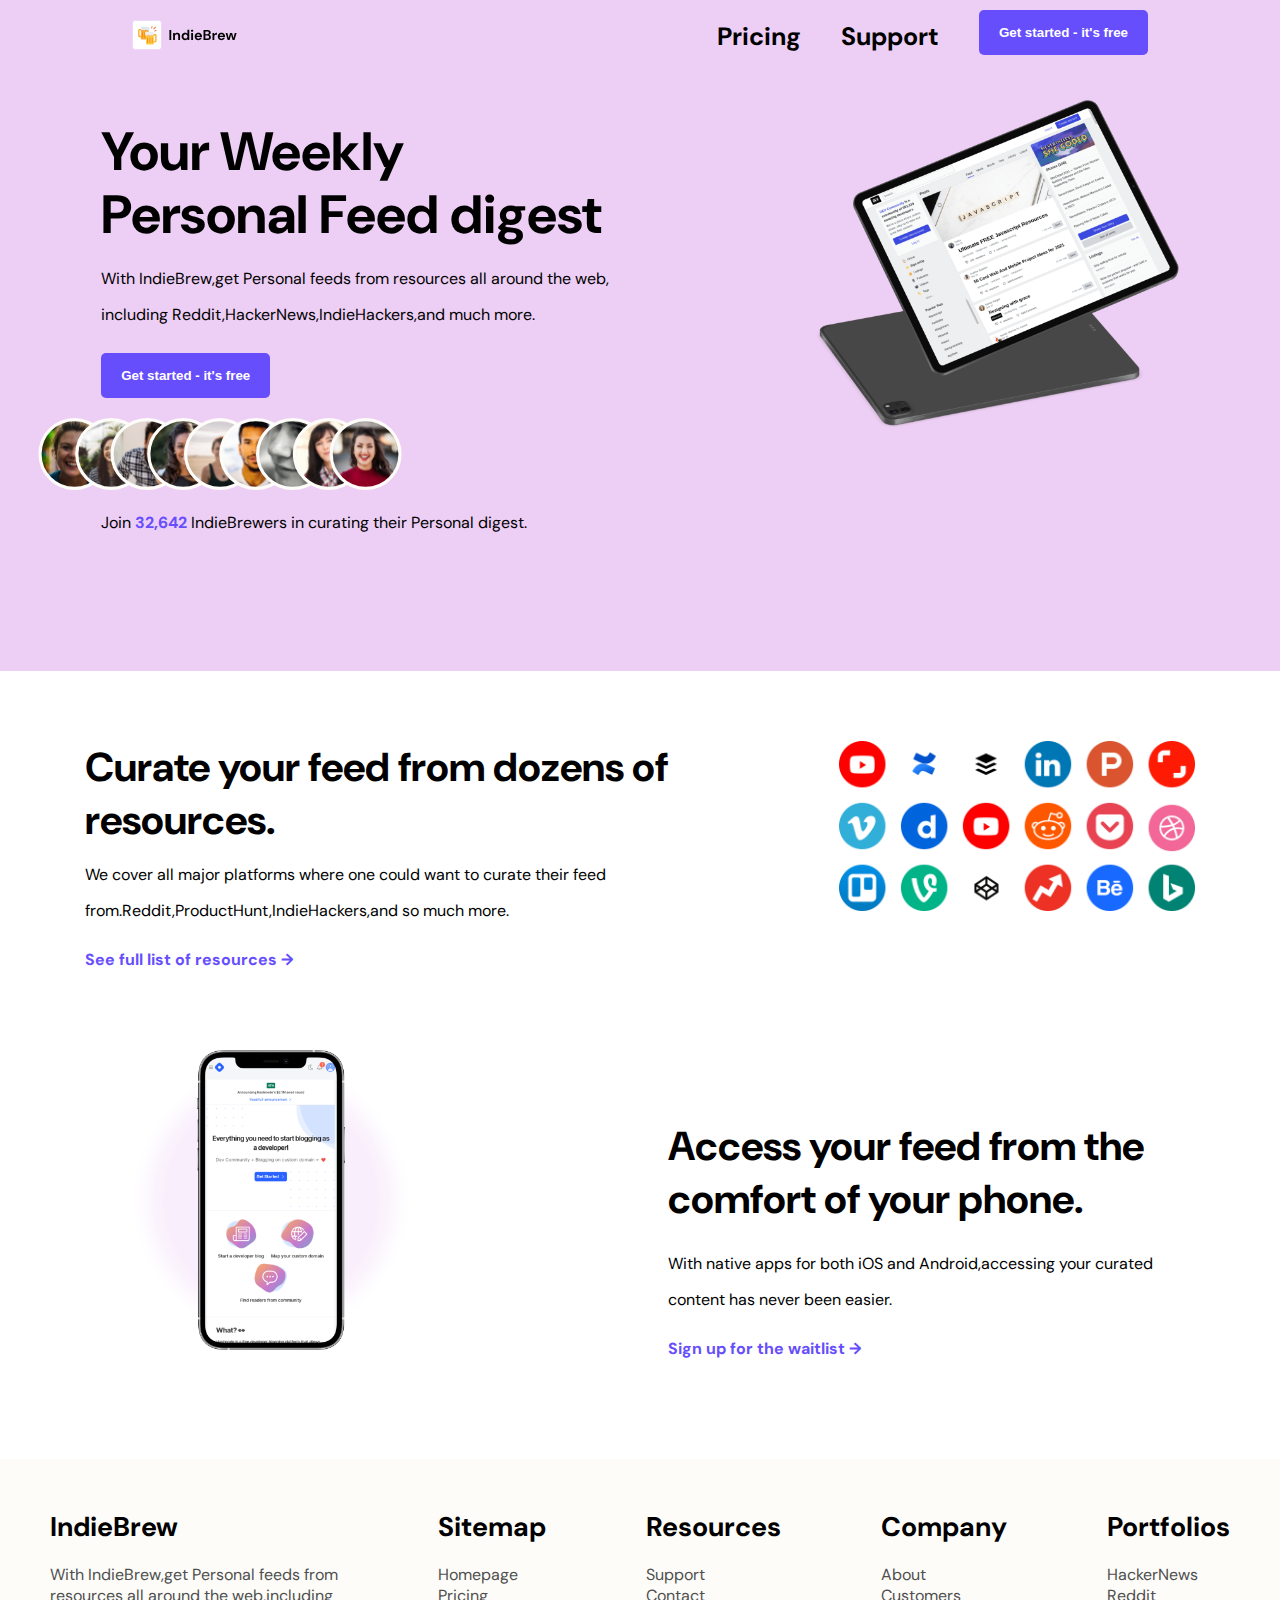
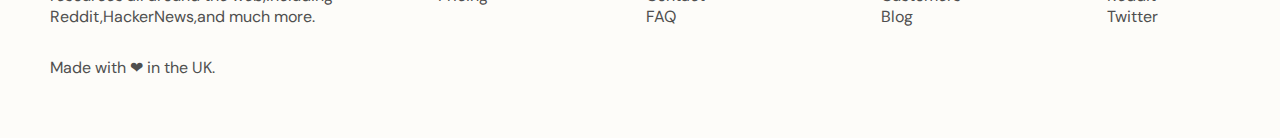
<file: index.html>
<html lang="en">
<head>
    <meta charset="UTF-8">
    <meta http-equiv="X-UA-Compatible" content="IE=edge">
    <meta name="viewport" content="width=device-width, initial-scale=1.0">
    <title>Indie Brew</title>
    <link rel="stylesheet" href="./styles.css">
</head>
<body>
    <section class="one">
        <nav>
            <section class="nav1">
                <img src="./IndieBrew Starter Files/Assets/Logo.svg" height="30px" alt="">
            </section>
            <section class="sec">
                <h5>Pricing</h5>
                <h5>Support</h5>
                <a href="./sign-up.html">
                    <button>Get started - it's free</button>
                </a>
            </section>
        </nav>
        <section class="sec1">
            <section class="sec3">
                <h1>Your Weekly <br>Personal Feed digest</h1>
                <p>With IndieBrew,get Personal feeds from resources all around the web,</p>
                <p>including Reddit,HackerNews,IndieHackers,and much more.</p>
                <section class="sec2">
                    <a href="./sign-up.html">
                        <button>Get started - it's free</button>
                    </a>
                    <img class="avatar" src="./IndieBrew Starter Files/Assets/User Avatars.svg" alt="">
                </section>
                <p>Join  <span>32,642</span>  IndieBrewers in curating their Personal digest.</p>
            </section>
            <section>
                <img class="mockup" src="./IndieBrew Starter Files/Assets/Feed Mockup.png" height="330vh" alt="">
            </section>
        </section>
    </section>

    <section class="two">
        <section>
            <h2>Curate your feed from dozens of <br>resources. </h2>
            <p>We cover all major platforms where one could want to curate their feed <br>from.Reddit,ProductHunt,IndieHackers,and so much more.</p>
            <span>See full list of resources &rightarrow;</span>
        </section>
        <section>
            <img class="icon" src="./IndieBrew Starter Files/Assets/Social Media Icons.png" height="170vh" alt="">
        </section>
    </section>
    <section class="three">
        <section>
            <img src="./IndieBrew Starter Files/Assets/Phone Mockup.png" height="300vh" alt="">
        </section>
        <section class="feed">
            <h2>Access your feed from the <br>comfort of your phone.</h2>
            <p>With native apps for both iOS and Android,accessing your curated <br>content has never been easier. </p>
            <span>Sign up for the waitlist &rightarrow;</span>
        </section>
    </section>
    <section class="four">
        <section>
            <h4>IndieBrew</h4>
            <p>With IndieBrew,get Personal feeds from <br>resources all around the web,including<br>Reddit,HackerNews,and much more.</p>
            <p class="p1">Made with &#10084; in the UK.</p>
        </section>
        <section>
            <h4>Sitemap</h4>
            <p>Homepage</p>
            <p>Pricing</p>
        </section>
        <section>
            <h4>Resources</h4>
            <p>Support</p>
            <p>Contact</p>
            <p>FAQ</p>
        </section>
        <section>
            <h4>Company</h4>
            <p>About</p>
            <p>Customers</p>
            <p>Blog</p>
        </section>
        <section>
            <h4>Portfolios</h4>
            <p>HackerNews</p>
            <p>Reddit</p>
            <p>Twitter</p>
        </section>
    </section>
</body>
</html>
</file>
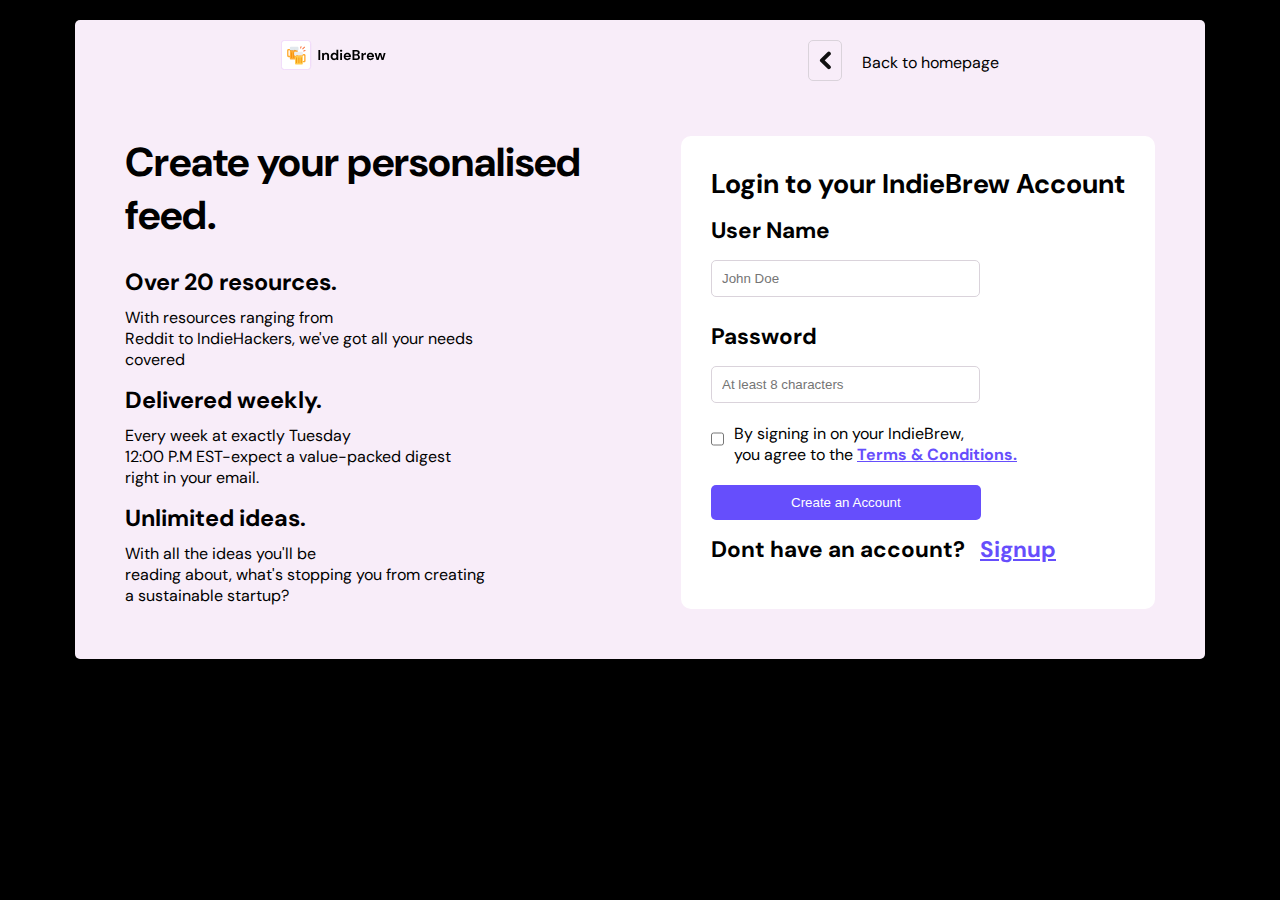
<file: sign-in.html>
<!DOCTYPE html>
<html lang="en">
<head>
    <meta charset="UTF-8">
    <meta http-equiv="X-UA-Compatible" content="IE=edge">
    <meta name="viewport" content="width=device-width, initial-scale=1.0">
    <title>Sign-in</title>
    <link rel="stylesheet" href="./sign-in.css">
</head>
<body>
    <section class="sec">
        <section class="sec1">
            <img class="indie" src="./IndieBrew Starter Files/Assets/Logo.svg" height="30px" alt="">
            <section class="arrow">
                <a href="./index.html">
                    <img src="./IndieBrew Starter Files/Assets/Back Arrow.svg" alt="">
                </a>
                <p>Back to homepage</p>
            </section>
        </section>
        <section class="sec2">
            <section class="create">
                <h2>Create your personalised <br> feed.</h2>
                <p><h6>Over 20 resources.</h6> With resources ranging from <br>Reddit to IndieHackers, we've got all your needs<br>covered</p>
                <p><h6>Delivered weekly.</h6>Every week at exactly Tuesday<br>12:00 P.M EST-expect a value-packed digest<br> right in your email.</p>
                <p><h6>Unlimited ideas.</h6>With all the ideas you'll be <br> reading about, what's stopping you from creating <br> a sustainable startup? </p>
            </section>
            <form>
                <h5>Login to your IndieBrew Account</h5>
                <h6>User Name</h6>
                <input type="name" placeholder="John Doe">
                <h6>Password</h6>
                <input type="password" placeholder="At least 8 characters">
                <section class="check">
                    <input type="checkbox"> 
                    <p>By signing in on your IndieBrew,<br>you agree to the <span>Terms & Conditions.</span></p>
                </section>
                <button>Create an Account</button>
                <h6>Dont have an account? <a href="./sign-up.html">Signup</a></h6>
            </form>
        </section>
    </section>
    
</body>
</html>
</file>
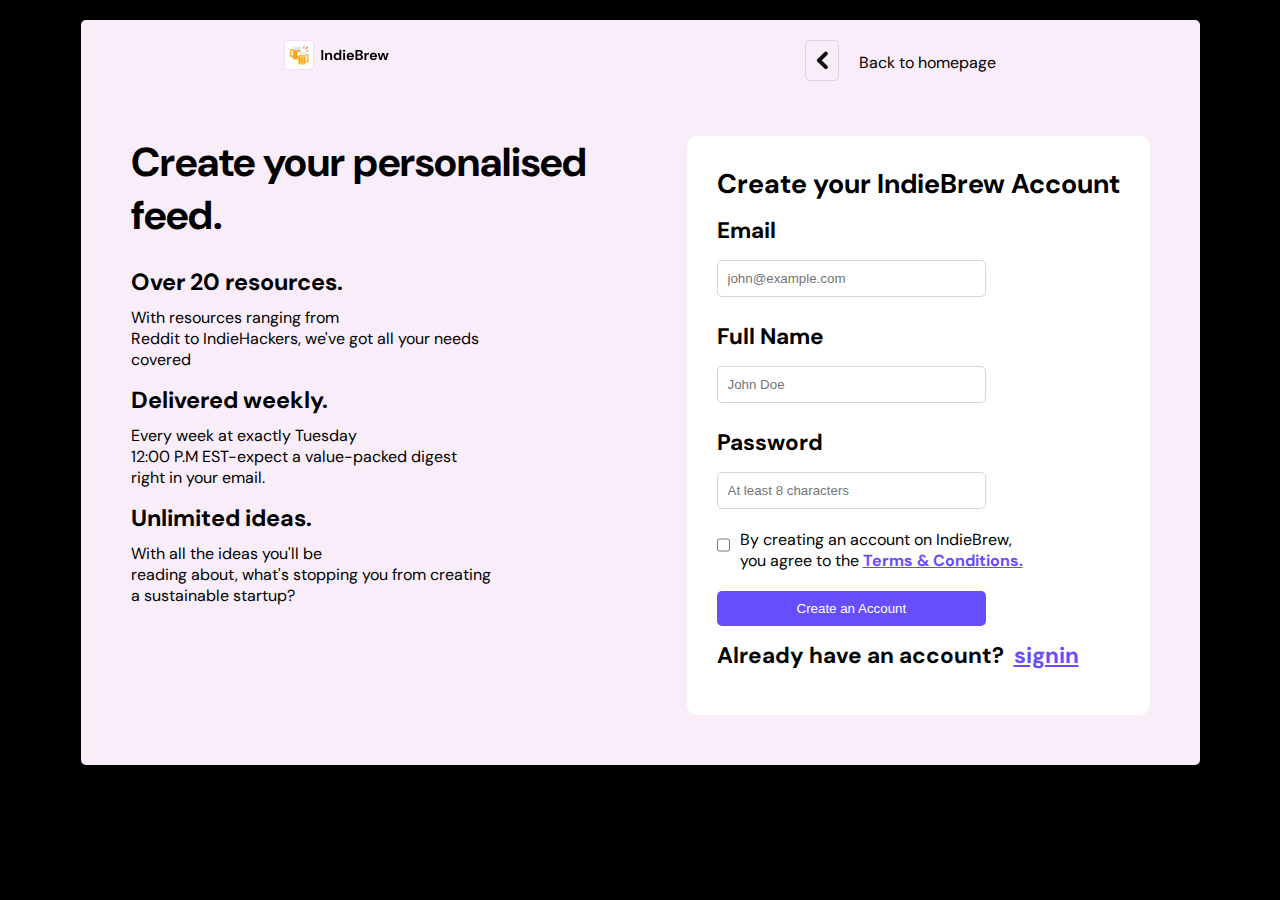
<file: sign-up.html>
<!DOCTYPE html>
<html lang="en">
<head>
    <meta charset="UTF-8">
    <meta http-equiv="X-UA-Compatible" content="IE=edge">
    <meta name="viewport" content="width=device-width, initial-scale=1.0">
    <title>Sign-up</title>
    <link rel="stylesheet" href="./sign-up.css">
</head>
<body>
    <section class="sec">
        <section class="sec1">
            <img class="indie" src="./IndieBrew Starter Files/Assets/Logo.svg" height="30px" alt="">
            <section class="arrow">
                <a href="./index.html">
                    <img src="./IndieBrew Starter Files/Assets/Back Arrow.svg" alt="">
                </a>
                <p>Back to homepage</p>
            </section>
        </section>
        <section class="sec2">
            <section class="create">
                <h2>Create your personalised <br> feed.</h2>
                <p><h6>Over 20 resources.</h6> With resources ranging from <br>Reddit to IndieHackers, we've got all your needs<br>covered</p>
                <p><h6>Delivered weekly.</h6>Every week at exactly Tuesday<br>12:00 P.M EST-expect a value-packed digest<br> right in your email.</p>
                <p><h6>Unlimited ideas.</h6>With all the ideas you'll be <br> reading about, what's stopping you from creating <br> a sustainable startup? </p>
            </section>
            <form>
                <h5>Create your IndieBrew Account</h5>
                <h6>Email</h6>
                <input type="email" placeholder="john@example.com">
                <h6>Full Name</h6>
                <input type="name" placeholder="John Doe">
                <h6>Password</h6>
                <input type="password" placeholder="At least 8 characters">
                <section class="check">
                    <input type="checkbox"> 
                    <p>By creating an account on IndieBrew,<br>you agree to the <span>Terms & Conditions.</span></p>
                </section>
                <button>Create an Account</button>
                <h6>Already have an account?<a href="./sign-in.html">signin</a></h6>
            </form>
        </section>
    </section>
</body>
</html>
</file>
<file: styles.css>
@import url('https://fonts.googleapis.com/css2?family=DM+Sans:wght@400;500;700&display=swap');

* {
    margin: 0;
    padding: 0;
    box-sizing: border-box;
}
body {
    scroll-behavior: smooth;
    cursor: pointer;
    font-family: 'DM Sans', sans-serif;
}
nav {
    display: flex;
    justify-content: center;
    position: fixed;
    background-color: #EDCEF4;
    gap: 480px;
    padding: 20px;
    width: 100%;
}
nav button {
    margin-top: -10px;
}
.sec {
    display: flex;
    gap:40px;
}
.sec1 {
    display: flex;
    justify-content: space-around;
    padding-top: 100px;
    padding-bottom: 130px;
}
.sec2 {
    display: flex;
    flex-direction: column;
    gap: 20px;
    margin-top: 20px;
}
.avatar {
    height: 8vh;
    margin-left: -270px;
    margin-bottom: 15px;
}
.one {
    background-color: #EDCEF4; 
}
.sec3 {
    padding-top: 20px;
    line-height: 4vh;
}
.sec3 h1 {
    font-size: 6vh;
    padding-bottom: 15px;
    line-height: 7vh;
}
button {
    background-color: #664EFC;
    color: white;
    border: none;
    padding: 15px;
    padding-right: 20px;
    padding-left: 20px;
    border-radius: 5px;
    transition: 0.5s;
    font-weight: bold;
}
button:hover {
    transform: scale(1.1);
}
span {
    color: #664EFC;
    font-weight: bold;
}
h5 {
    font-size: 2.8vh;
}
.two {
    display: flex;
    justify-content: space-around;
    padding-top: 70px;
    padding-bottom: 80px;
}
.two h2 {
    font-size: 4.5vh;
    padding-bottom: 10px;
}
.two p {
    line-height: 4vh;
    padding-bottom: 20px;
}
.three {
    display: flex;
    justify-content: space-around;
    padding-bottom: 100px;
}
.feed {
    padding-top: 70px;
}
.feed h2 {
    padding-bottom: 20px;
    font-size: 4.5vh;
}
.feed p {
    line-height: 4vh;
    padding-bottom: 20px;
}
.four {
    display: flex;
    justify-content: space-around;
    padding-top: 50px;
    padding-bottom: 60px;
    background-color: #FDFCF9;
}
.four h4 {
    padding-bottom: 20px;
    font-size: 3vh;
}
.four p {
    color: #4F4F4F;
}
.p1 {
    padding-top: 30px;
}

@media screen and (max-width: 600px) {
    nav {
        display: none;
    }
    .sec1, .two {
        flex-direction: column-reverse;
        padding: 20px;
    }
    .three {
        flex-direction: column;
        padding-left: 20px;
    }
    .four {
        flex-direction: column;
        padding-left: 20px;
        gap: 10px;
        padding-left: 20px;
    }
    .icon {
        height: 20vh;
        margin-left: 20px;
        padding-bottom: 30px;
        padding-top: 20px;
    }
    .mockup {
        height: 30vh;
    }
    .avatar {
        height: 5vh;
        padding-left: 100px;
    }
}
</file>
<file: sign-in.css>
@import url('https://fonts.googleapis.com/css2?family=DM+Sans:wght@400;500;700&display=swap');

* {
    margin: 0;
    padding: 0;
    box-sizing: border-box;
}
html, body {
    display: flex;
    justify-content: center;
    align-items: center;
    background-color: black;
    font-family: 'DM Sans', sans-serif;
    scroll-behavior: smooth;
    padding-top: 10px;
    padding-bottom: 10px;
}
.sec {
    background-color: #F8EDF9;
    color: black;
   border-radius: 5px;
}
.sec1 {
    display: flex;
    justify-content: space-around;
    padding-top: 20px;
}
.sec2 {
    display: flex;
    gap: 100px;
    padding: 50px;
}
.arrow {
    display: flex;
    gap: 20px;
}
.arrow img {
    border: 1px solid #DAD3DB;
    background-color: transparent;
    padding: 10px;
    border-radius: 5px;
    transition: 0.5s;
}
.arrow img:hover {
    background-color: white;
    transform: scale(1.1);
}
.arrow p {
    padding-top: 12px;
}
form {
    background-color: white;
    padding: 30px;
    border-radius: 10px;
}
form h6 {
    padding-top: 15px;
    padding-bottom: 15px;
    font-size: 2.5vh;
}
input {
    border: 1px solid #DAD3DB;
    outline: none;
    padding: 10px;
    padding-right: 80px;
    border-radius: 5px;
    margin-bottom: 10px;
}
.check {
    display: flex;
    gap: 10px;
    padding-top: 10px;
}
button {
    background-color: #664EFC;
    color: white;
    border: none;
    border-radius: 5px;
    padding: 10px;
    padding-right: 80px;
    padding-left: 80px;
    margin-top: 20px;
}
span {
    color: #664EFC;
    text-decoration: underline;
    font-weight: bold;
}
h5 {
    font-size: 3vh;
}
.create h2 {
    font-size: 4.5vh;
    padding-bottom: 10px;
}
.create h6 {
    font-size: 2.6vh;
    padding-bottom: 10px;
    padding-top: 15px;
}
a {
    padding-left: 10px;
    color: #664EFC;
    font-weight: bold;
}

@media screen and (max-width:600px) {
    .sec2 {
        display: flex;
        flex-direction: column;
    }
    body {
        padding-top: 0px;
        padding-bottom: 0px;
    }
    .sec {
        border-radius: 0;
    }
    .indie {
        padding-left: 10px;
    }
}
</file>
<file: sign-up.css>
@import url('https://fonts.googleapis.com/css2?family=DM+Sans:wght@400;500;700&display=swap');

* {
    margin: 0;
    padding: 0;
    box-sizing: border-box;
}
html, body {
    display: flex;
    justify-content: center;
    align-items: center;
    background-color: black;
    font-family: 'DM Sans', sans-serif;
    scroll-behavior: smooth;
    padding-top: 10px;
    padding-bottom: 10px;
}
.sec {
    background-color: #F8EDF9;
    color: black;
   border-radius: 5px;
}
.sec1 {
    display: flex;
    justify-content: space-around;
    padding-top: 20px;
}
.sec2 {
    display: flex;
    gap: 100px;
    padding: 50px;
}
.arrow {
    display: flex;
    gap: 20px;
}
.arrow img {
    border: 1px solid #DAD3DB;
    background-color: transparent;
    padding: 10px;
    border-radius: 5px;
    transition: 0.5s;
}
.arrow img:hover {
    background-color: white;
    transform: scale(1.1);
}
.arrow p {
    padding-top: 12px;
}
form {
    background-color: white;
    padding: 30px;
    border-radius: 10px;
}
form h6 {
    padding-top: 15px;
    padding-bottom: 15px;
    font-size: 2.5vh;
}
input {
    border: 1px solid #DAD3DB;
    outline: none;
    padding: 10px;
    padding-right: 80px;
    border-radius: 5px;
    margin-bottom: 10px;
}
.check {
    display: flex;
    gap: 10px;
    padding-top: 10px;
}
button {
    background-color: #664EFC;
    color: white;
    border: none;
    border-radius: 5px;
    padding: 10px;
    padding-right: 80px;
    padding-left: 80px;
    margin-top: 20px;
}
span {
    color: #664EFC;
    text-decoration: underline;
    font-weight: bold;
}
h5 {
    font-size: 3vh;
}
.create h2 {
    font-size: 4.5vh;
    padding-bottom: 10px;
}
.create h6 {
    font-size: 2.6vh;
    padding-bottom: 10px;
    padding-top: 15px;
}
a {
    padding-left: 10px;
    color: #664EFC;
    font-weight: bold;
}

@media screen and (max-width:600px) {
    .sec2 {
        display: flex;
        flex-direction: column;
    }
    body {
        padding-top: 0px;
        padding-bottom: 0px;
    }
    .sec {
        border-radius: 0;
    }
    .indie {
        padding-left: 10px;
    }
}
</file>
